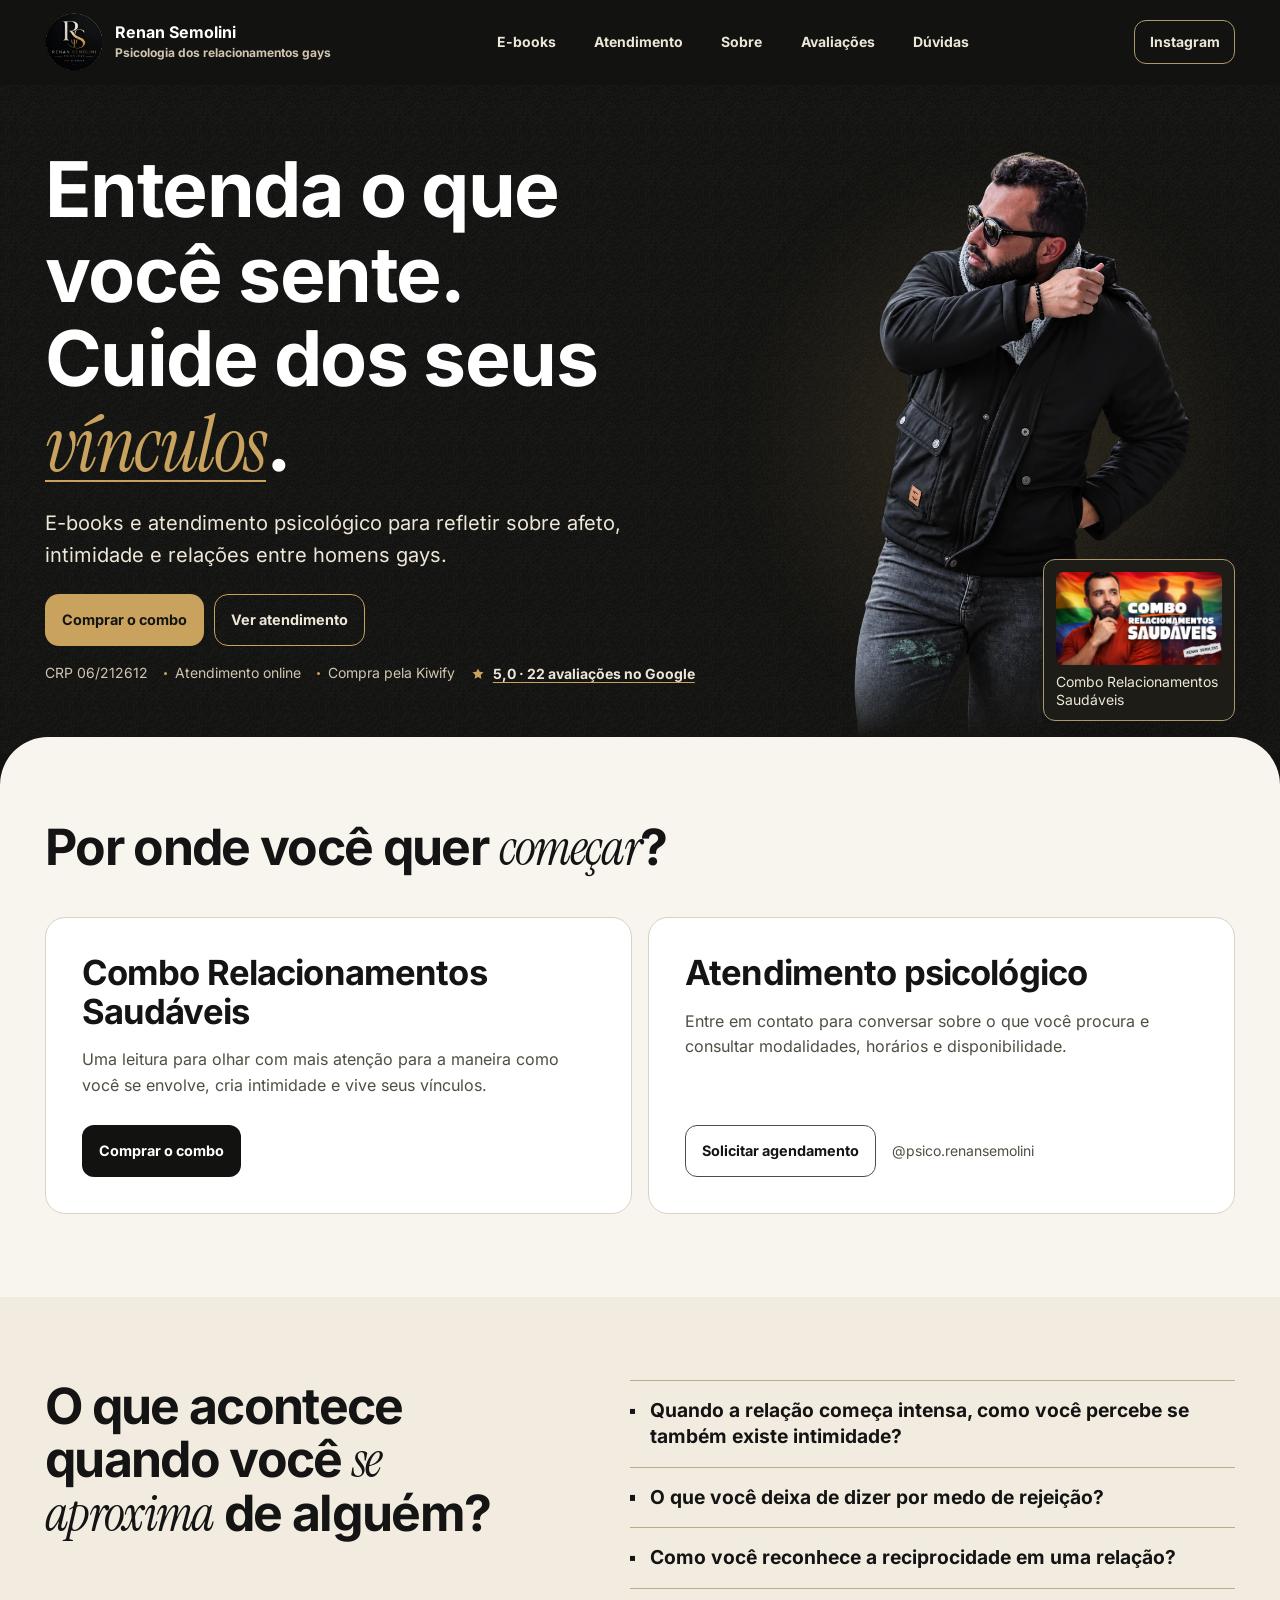
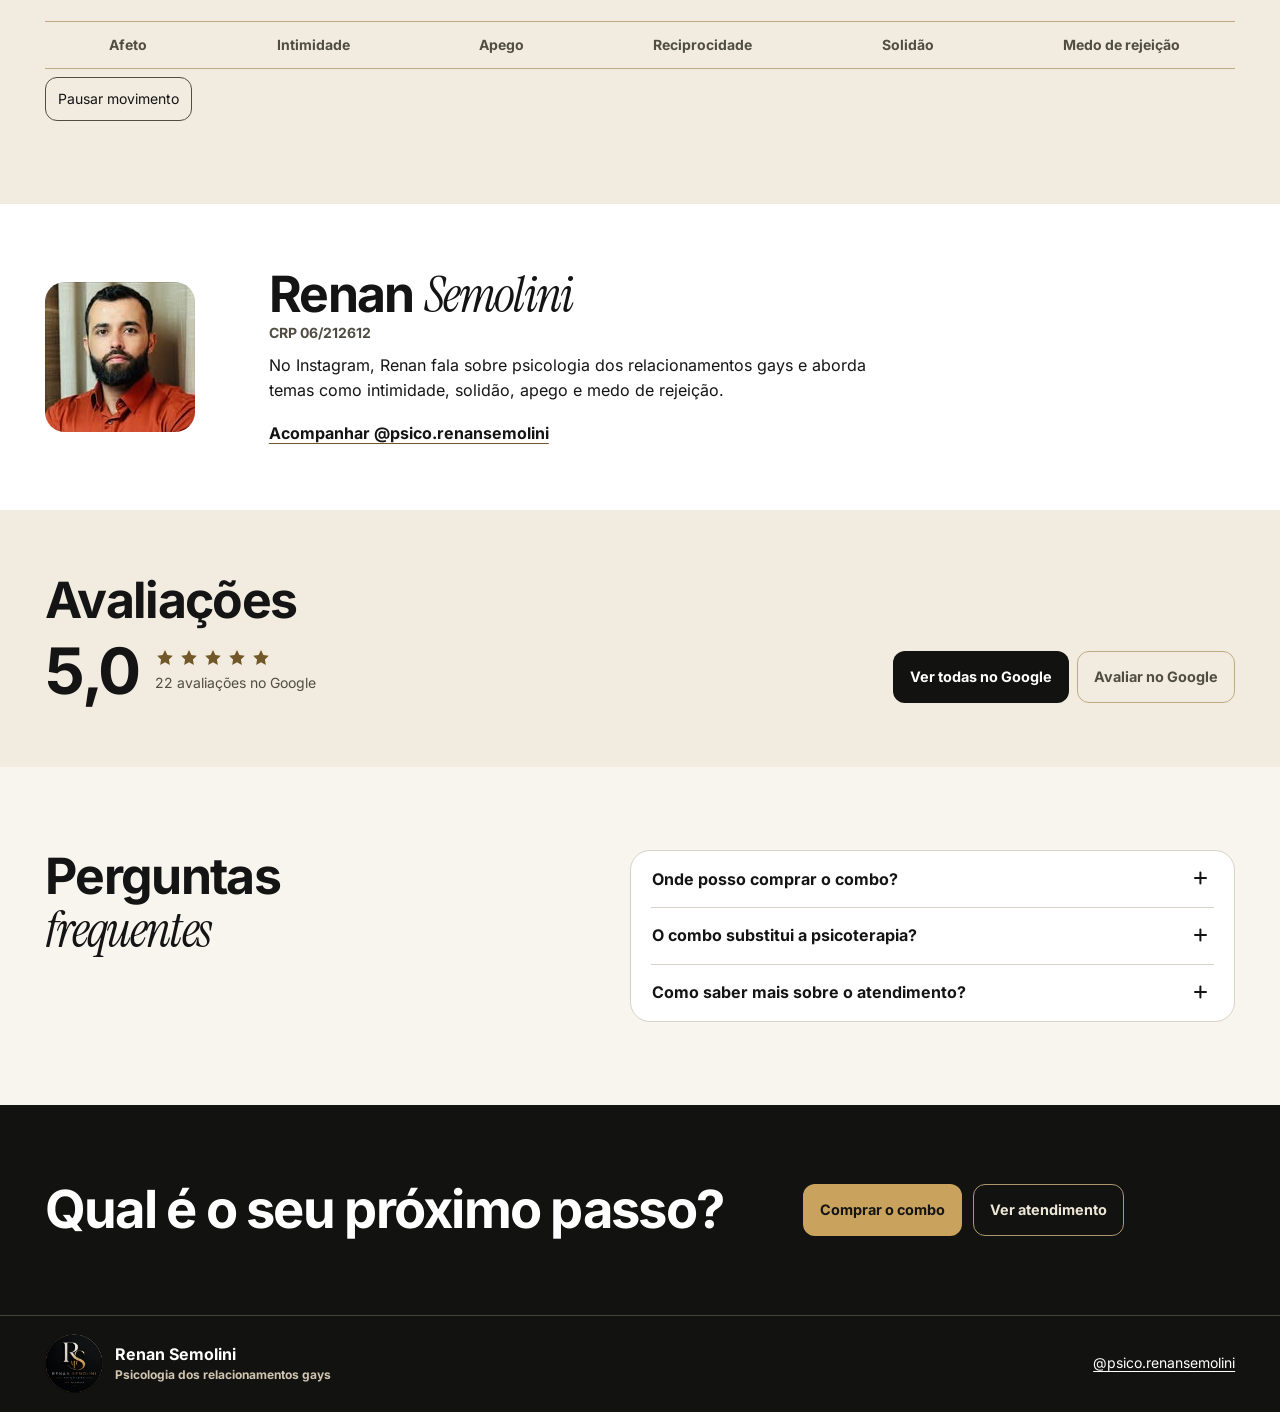
<file: index.html>
<!doctype html>
<html lang="pt-BR">
<head>
  <meta charset="utf-8">
  <meta name="viewport" content="width=device-width, initial-scale=1">
  <meta name="theme-color" content="#121210">
  <meta name="description" content="Renan Semolini fala sobre psicologia dos relacionamentos gays. Conheça o Combo Relacionamentos Saudáveis e saiba como conversar sobre atendimento psicológico.">
  <title>Renan Semolini | Psicologia dos relacionamentos gays</title>
  <meta property="og:title" content="Renan Semolini | Psicologia dos relacionamentos gays">
  <meta property="og:description" content="Renan Semolini fala sobre psicologia dos relacionamentos gays. Conheça o Combo Relacionamentos Saudáveis e saiba como conversar sobre atendimento psicológico.">
  <meta property="og:type" content="website">
  <link rel="preload" href="assets/inter-latin.woff2" as="font" type="font/woff2" crossorigin>
  <link rel="preload" href="assets/instrument-serif-italic.woff2" as="font" type="font/woff2" crossorigin>
  <link rel="icon" href="assets/logo-renan-192.webp" type="image/webp">
  <script>
    if (typeof window.HTMLDialogElement?.prototype.showModal === 'function') {
      document.documentElement.classList.add('navigation-ready');
    }
  </script>
  <link rel="stylesheet" href="styles.css?v=20261126.2">
  <script src="checkout.js" defer></script>
  <script src="site.js?v=20261126.2" defer></script>
  <script src="reviews.js" defer></script>
</head>
<body>
  <a class="skip" href="#conteudo">Pular para o conteúdo</a>
  <header class="site-header home-header">
    <div class="wrap header-inner">
      <a class="brand" href="#inicio">
        <picture class="brand-mark"><source type="image/webp" srcset="assets/logo-renan-192.webp"><img class="brand-logo" src="assets/logo-renan.png" alt="" width="640" height="640"></picture>
        <span>Renan Semolini<small>Psicologia dos relacionamentos gays</small></span>
      </a>
      <nav aria-label="Navegação principal">
        <a href="combo.html" data-track-campaign data-section="combo">E-books</a>
        <a href="agendamento.html" data-track-campaign data-section="atendimento">Atendimento</a>
        <a href="#sobre" data-section="sobre">Sobre</a>
        <a href="#avaliacoes" data-section="avaliacoes">Avaliações</a>
        <a href="#duvidas" data-section="duvidas">Dúvidas</a>
      </nav>
      <a class="header-profile" href="https://www.instagram.com/psico.renansemolini/">Instagram</a>
      <button class="mobile-menu-toggle" type="button" aria-controls="site-menu" aria-expanded="false">Menu</button>
    </div>
  </header>

  <dialog class="mobile-menu" id="site-menu" aria-labelledby="menu-title">
    <div class="mobile-menu-top">
      <h2 id="menu-title">Menu</h2>
      <button type="button" class="mobile-menu-close">Fechar</button>
    </div>
    <nav aria-label="Navegação móvel">
      <a href="combo.html" data-track-campaign data-section="combo">E-books</a>
      <a href="agendamento.html" data-track-campaign data-section="atendimento">Atendimento</a>
      <a href="#sobre" data-section="sobre">Sobre</a>
      <a href="#avaliacoes" data-section="avaliacoes">Avaliações</a>
      <a href="#duvidas" data-section="duvidas">Dúvidas</a>
      <a href="https://www.instagram.com/psico.renansemolini/">Instagram</a>
    </nav>
  </dialog>

  <main id="conteudo" tabindex="-1">
    <section class="hero hero-main" id="inicio" aria-labelledby="titulo">
      <div class="wrap hero-grid">
        <div class="hero-copy">
          <h1 id="titulo"><span class="headline-pair"><span class="headline-line"><span>Entenda o que</span></span> <span class="headline-line"><span>você sente.</span></span></span> <span class="headline-pair"><span class="headline-line"><span>Cuide dos seus</span></span> <span class="headline-line"><span><em class="display-accent">vínculos</em>.</span></span></span></h1>
          <p class="hero-intro">E-books e atendimento psicológico para refletir sobre afeto, intimidade e relações entre homens gays.</p>
          <div id="hero-actions" class="hero-actions">
            <span class="purchase-action">
              <a class="button button-gold" aria-describedby="compra-kiwify" data-track-campaign href="combo.html">Comprar o combo</a>
            </span>
            <a class="button button-outline" data-track-campaign href="agendamento.html">Ver atendimento</a>
          </div>
          <ul class="hero-trust" aria-label="Informações profissionais, de compra e avaliações">
            <li>CRP 06/212612</li>
            <li>Atendimento online</li>
            <li id="compra-kiwify">Compra pela Kiwify</li>
            <li class="hero-trust-review"><a href="#avaliacoes"><svg aria-hidden="true" width="14" height="14"><use href="#review-star"></use></svg>5,0 · 22 avaliações no Google</a></li>
          </ul>
        </div>
        <div class="hero-visual">
          <figure class="hero-portrait">
            <picture>
              <source type="image/webp" srcset="assets/renan-hero-recorte.webp">
              <img src="assets/renan-hero-recorte.png" alt="Renan Semolini de óculos escuros e jaqueta preta" width="1125" height="1398" fetchpriority="high">
            </picture>
          </figure>
          <figure class="hero-combo">
            <picture>
              <source type="image/webp" srcset="assets/combo-768.webp">
              <img src="assets/combo.png" alt="" width="1672" height="941">
            </picture>
            <figcaption>Combo Relacionamentos Saudáveis</figcaption>
          </figure>
        </div>
      </div>
    </section>

    <section class="paths home-paths" aria-labelledby="caminhos">
      <div class="wrap">
        <h2 id="caminhos" class="section-heading scroll-heading">Por onde você quer <em class="display-accent">começar</em>?</h2>
        <div class="path-grid">
          <article class="path" id="combo">
            <h3>Combo Relacionamentos Saudáveis</h3>
            <p>Uma leitura para olhar com mais atenção para a maneira como você se envolve, cria intimidade e vive seus vínculos.</p>
            <div class="path-actions">
              <a class="button button-dark" data-checkout href="https://pay.kiwify.com.br/s83Zjmq">Comprar o combo</a>
            </div>
          </article>
          <article class="path" id="atendimento">
            <h3>Atendimento psicológico</h3>
            <p>Entre em contato para conversar sobre o que você procura e consultar modalidades, horários e disponibilidade.</p>
            <div class="path-actions">
              <a class="button button-outline" href="agendamento.html" data-track-campaign>Solicitar agendamento</a>
              <small>@psico.renansemolini</small>
            </div>
          </article>
        </div>
      </div>
    </section>

    <section class="reflection" aria-labelledby="reflexao">
      <div class="wrap reflection-grid">
        <h2 id="reflexao">O que acontece quando você <em class="display-accent">se aproxima</em> de alguém?</h2>
        <ul class="questions">
          <li>Quando a relação começa intensa, como você percebe se também existe intimidade?</li>
          <li>O que você deixa de dizer por medo de rejeição?</li>
          <li>Como você reconhece a reciprocidade em uma relação?</li>
        </ul>
      </div>
      <div class="wrap themes" data-themes>
        <div class="theme-window">
          <div class="theme-track">
            <ul aria-label="Temas de relacionamento">
              <li>Afeto</li><li>Intimidade</li><li>Apego</li><li>Reciprocidade</li><li>Solidão</li><li>Medo de rejeição</li>
            </ul>
            <ul aria-hidden="true">
              <li>Afeto</li><li>Intimidade</li><li>Apego</li><li>Reciprocidade</li><li>Solidão</li><li>Medo de rejeição</li>
            </ul>
          </div>
        </div>
        <button class="theme-toggle" type="button" aria-pressed="false" hidden>Pausar movimento</button>
      </div>
    </section>

    <section class="about home-about" id="sobre" aria-labelledby="renan">
      <div class="wrap home-about-grid">
        <img class="about-portrait" src="assets/renan.jpg" alt="Retrato de Renan Semolini, de camisa terracota" width="150" height="150" loading="lazy">
        <div>
          <h2 id="renan">Renan <em class="display-accent">Semolini</em></h2>
          <p class="about-registration">CRP 06/212612</p>
          <p>No Instagram, Renan fala sobre psicologia dos relacionamentos gays e aborda temas como intimidade, solidão, apego e medo de rejeição.</p>
          <a class="text-link" href="https://www.instagram.com/psico.renansemolini/">Acompanhar @psico.renansemolini</a>
        </div>
      </div>
    </section>

    <section class="reviews" id="avaliacoes" aria-labelledby="reviews-title" tabindex="-1">
      <div class="wrap">
        <div class="reviews-overview">
          <div data-review-enter>
            <h2 id="reviews-title">Avaliações</h2>
            <div class="reviews-rating">
              <p class="reviews-score">5,0</p>
              <div>
                <span class="reviews-stars" role="img" aria-label="5 de 5 estrelas">
                  <svg aria-hidden="true" width="20" height="20"><symbol id="review-star" viewBox="0 0 24 24"><path fill="currentColor" d="m12 2.4 2.9 5.9 6.5.9-4.7 4.6 1.1 6.5-5.8-3.1-5.8 3.1 1.1-6.5-4.7-4.6 6.5-.9Z"/></symbol><use href="#review-star"></use></svg>
                  <svg aria-hidden="true" width="20" height="20"><use href="#review-star"></use></svg>
                  <svg aria-hidden="true" width="20" height="20"><use href="#review-star"></use></svg>
                  <svg aria-hidden="true" width="20" height="20"><use href="#review-star"></use></svg>
                  <svg aria-hidden="true" width="20" height="20"><use href="#review-star"></use></svg>
                </span>
                <p class="reviews-count">22 avaliações no Google</p>
              </div>
            </div>
          </div>
          <div class="reviews-actions" data-review-enter>
            <a class="button button-dark" data-google-review="read" href="https://www.google.com/maps/search/?api=1&amp;query=Renan+Semolini+Psic%C3%B3logo" target="_blank" rel="noopener">Ver todas no Google</a>
            <a class="button button-outline" data-google-review="write" role="link" aria-disabled="true" target="_blank" rel="noopener">Avaliar no Google</a>
          </div>
        </div>
        <ul class="reviews-list" aria-label="Textos das avaliações" hidden></ul>
        <template id="review-card-template">
          <li class="review-card" data-review-enter>
            <div class="review-card-header">
              <strong data-review-author></strong>
              <time></time>
            </div>
            <span class="reviews-stars" role="img"></span>
            <p data-review-text></p>
          </li>
        </template>
      </div>
    </section>

    <section class="faq home-faq" id="duvidas" aria-labelledby="faq-title">
      <div class="wrap faq-grid">
        <h2 id="faq-title">Perguntas <em class="display-accent">frequentes</em></h2>
        <div>
          <details>
            <summary>Onde posso comprar o combo?</summary>
            <p>A compra é feita na Kiwify. Consulte o preço e as condições no <a data-checkout href="https://pay.kiwify.com.br/s83Zjmq">checkout do combo</a>.</p>
          </details>
          <details>
            <summary>O combo substitui a psicoterapia?</summary>
            <p>O combo é um material de leitura e reflexão. A psicoterapia é um acompanhamento profissional.</p>
          </details>
          <details>
            <summary>Como saber mais sobre o atendimento?</summary>
            <p>Abra o <a href="https://www.instagram.com/psico.renansemolini/">perfil do Renan no Instagram</a> para enviar uma mensagem e perguntar sobre a disponibilidade.</p>
          </details>
        </div>
      </div>
    </section>

    <section class="closing" aria-labelledby="proximo-passo">
      <div class="wrap closing-inner">
        <h2 id="proximo-passo">Qual é o seu próximo passo?</h2>
        <div class="hero-actions">
          <a class="button button-gold" data-track-campaign href="combo.html">Comprar o combo</a>
          <a class="button button-outline" data-track-campaign href="agendamento.html">Ver atendimento</a>
        </div>
      </div>
    </section>
  </main>

  <footer>
    <div class="wrap footer-inner">
      <a class="brand" href="#inicio">
        <picture class="brand-mark"><source type="image/webp" srcset="assets/logo-renan-192.webp"><img class="brand-logo" src="assets/logo-renan.png" alt="" width="640" height="640"></picture>
        <span>Renan Semolini<small>Psicologia dos relacionamentos gays</small></span>
      </a>
      <a href="https://www.instagram.com/psico.renansemolini/">@psico.renansemolini</a>
    </div>
  </footer>
</body>
</html>
</file>
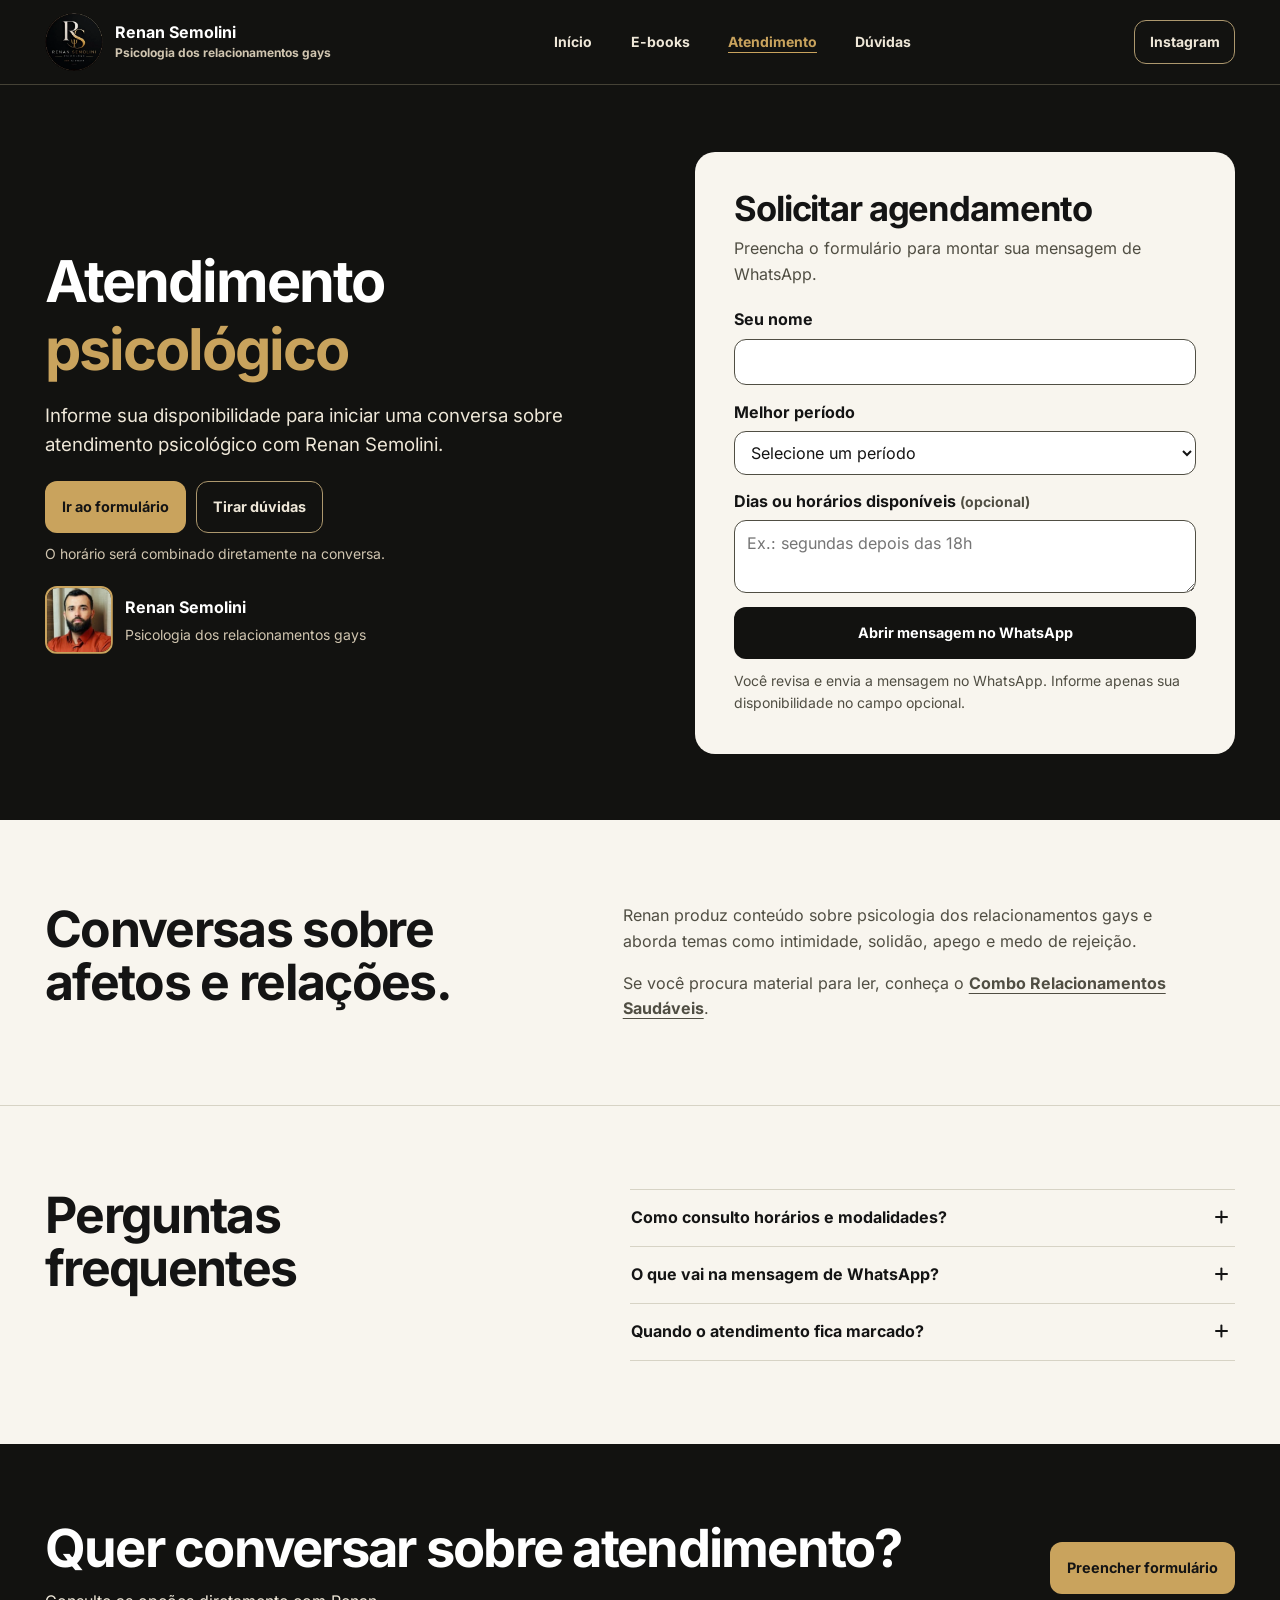
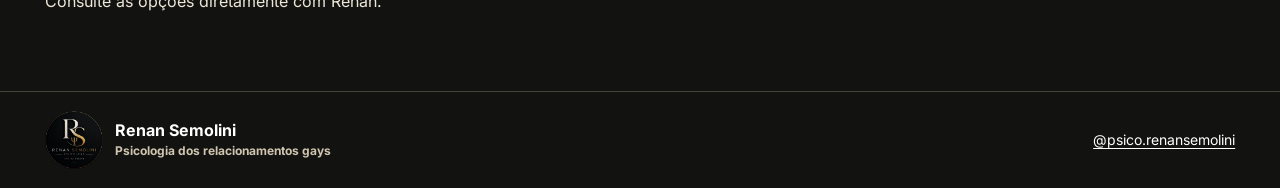
<file: agendamento.html>
<!doctype html>
<html lang="pt-BR">
<head>
  <meta charset="utf-8">
  <meta name="viewport" content="width=device-width, initial-scale=1">
  <meta name="theme-color" content="#121210">
  <meta name="description" content="Prepare uma mensagem para consultar horários e disponibilidade de atendimento psicológico com Renan Semolini.">
  <title>Atendimento psicológico | Renan Semolini</title>
  <meta property="og:title" content="Atendimento psicológico | Renan Semolini">
  <meta property="og:description" content="Prepare uma mensagem para consultar horários e disponibilidade de atendimento psicológico com Renan Semolini.">
  <meta property="og:type" content="website">
  <link rel="preload" href="assets/inter-latin.woff2" as="font" type="font/woff2" crossorigin>
  <link rel="icon" href="assets/logo-renan-192.webp" type="image/webp">
  <link rel="stylesheet" href="styles.css">
  <script src="checkout.js" defer></script>
  <script src="agendamento.js" defer></script>
</head>
<body class="detail-page">
  <a class="skip" href="#conteudo">Pular para o conteúdo</a>
  <header class="site-header">
    <div class="wrap header-inner">
      <a class="brand" href="index.html" data-track-campaign>
        <picture class="brand-mark"><source type="image/webp" srcset="assets/logo-renan-192.webp"><img class="brand-logo" src="assets/logo-renan.png" alt="" width="640" height="640"></picture>
        <span>Renan Semolini<small>Psicologia dos relacionamentos gays</small></span>
      </a>
      <nav aria-label="Navegação principal">
        <a href="index.html" data-track-campaign>Início</a>
        <a href="combo.html" data-track-campaign>E-books</a>
        <a href="agendamento.html" data-track-campaign aria-current="page">Atendimento</a>
        <a href="#duvidas">Dúvidas</a>
      </nav>
      <a class="header-profile" href="https://www.instagram.com/psico.renansemolini/">Instagram</a>
    </div>
  </header>

  <main id="conteudo" tabindex="-1">
    <section class="hero detail-hero" aria-labelledby="titulo">
      <div class="wrap hero-grid">
        <div class="hero-copy">
          <h1 id="titulo"><span class="headline-line"><span>Atendimento</span></span> <em class="headline-line"><span>psicológico</span></em></h1>
          <p class="hero-intro">Informe sua disponibilidade para iniciar uma conversa sobre atendimento psicológico com Renan Semolini.</p>
          <div class="hero-actions detail-actions">
            <a class="button button-gold" href="#solicitar">Ir ao formulário</a>
            <a class="button button-outline" href="#duvidas">Tirar dúvidas</a>
          </div>
          <p class="checkout-provider detail-note">O horário será combinado diretamente na conversa.</p>
          <figure class="portrait-byline">
            <img class="portrait-photo" src="assets/renan.jpg" alt="Retrato de Renan Semolini, de camisa terracota" width="150" height="150">
            <figcaption>
              <strong>Renan Semolini</strong>
              <span>Psicologia dos relacionamentos gays</span>
            </figcaption>
          </figure>
        </div>
        <section class="contact-panel" id="solicitar" aria-labelledby="primeiro-contato">
          <h2 id="primeiro-contato">Solicitar agendamento</h2>
          <p class="contact-intro">Preencha o formulário para montar sua mensagem de WhatsApp.</p>
          <form class="booking-form" id="whatsapp-agendamento" data-whatsapp-number="5518998205447" aria-describedby="envio-whatsapp" hidden>
            <div class="booking-field">
              <label for="booking-name">Seu nome</label>
              <input id="booking-name" name="nome" autocomplete="name" maxlength="80" required>
            </div>
            <div class="booking-field">
              <label for="booking-period">Melhor período</label>
              <select id="booking-period" name="periodo" required>
                <option value="" selected disabled>Selecione um período</option>
                <option>Manhã</option>
                <option>Tarde</option>
                <option>Noite</option>
                <option>Sem preferência</option>
              </select>
            </div>
            <div class="booking-field">
              <label for="booking-availability">Dias ou horários disponíveis <span>(opcional)</span></label>
              <textarea id="booking-availability" name="disponibilidade" rows="2" maxlength="140" placeholder="Ex.: segundas depois das 18h"></textarea>
            </div>
            <button class="button button-dark" type="submit">Abrir mensagem no WhatsApp</button>
            <p class="booking-note" id="envio-whatsapp">Você revisa e envia a mensagem no WhatsApp. <span id="booking-recipient" hidden>Selecione o contato do Renan para enviar.</span> Informe apenas sua disponibilidade no campo opcional.</p>
          </form>
          <noscript><p class="booking-note">Ative o JavaScript para montar a mensagem ou <a href="https://www.instagram.com/psico.renansemolini/">entre em contato pelo Instagram</a>.</p></noscript>
        </section>
      </div>
    </section>

    <section class="detail-content paths" aria-labelledby="vinculos">
      <div class="wrap detail-columns">
        <h2 id="vinculos" class="scroll-heading">Conversas sobre afetos e relações.</h2>
        <div class="detail-prose">
          <p>Renan produz conteúdo sobre psicologia dos relacionamentos gays e aborda temas como intimidade, solidão, apego e medo de rejeição.</p>
          <p>Se você procura material para ler, conheça o <a href="combo.html" data-track-campaign>Combo Relacionamentos Saudáveis</a>.</p>
        </div>
      </div>
    </section>

    <section class="faq" id="duvidas" aria-labelledby="faq-title">
      <div class="wrap faq-grid">
        <h2 id="faq-title">Perguntas frequentes</h2>
        <div>
          <details>
            <summary>Como consulto horários e modalidades?</summary>
            <p>Use o <a href="#solicitar">formulário de agendamento</a> para preparar sua mensagem de WhatsApp. Você também pode consultar as opções pelo <a href="https://www.instagram.com/psico.renansemolini/">Instagram do Renan</a>.</p>
          </details>
          <details>
            <summary>O que vai na mensagem de WhatsApp?</summary>
            <p>A mensagem inclui seu nome, o período escolhido e os dias ou horários que você informar.</p>
          </details>
          <details>
            <summary>Quando o atendimento fica marcado?</summary>
            <p>O horário fica combinado após a confirmação direta na conversa.</p>
          </details>
        </div>
      </div>
    </section>

    <section class="closing" aria-labelledby="proximo-passo">
      <div class="wrap detail-closing">
        <div>
          <h2 id="proximo-passo">Quer conversar sobre atendimento?</h2>
          <p>Consulte as opções diretamente com Renan.</p>
        </div>
        <a class="button button-gold" href="#solicitar">Preencher formulário</a>
      </div>
    </section>
  </main>

  <footer>
    <div class="wrap footer-inner">
      <a class="brand" href="index.html" data-track-campaign>
        <picture class="brand-mark"><source type="image/webp" srcset="assets/logo-renan-192.webp"><img class="brand-logo" src="assets/logo-renan.png" alt="" width="640" height="640"></picture>
        <span>Renan Semolini<small>Psicologia dos relacionamentos gays</small></span>
      </a>
      <a href="https://www.instagram.com/psico.renansemolini/">@psico.renansemolini</a>
    </div>
  </footer>
</body>
</html>
</file>
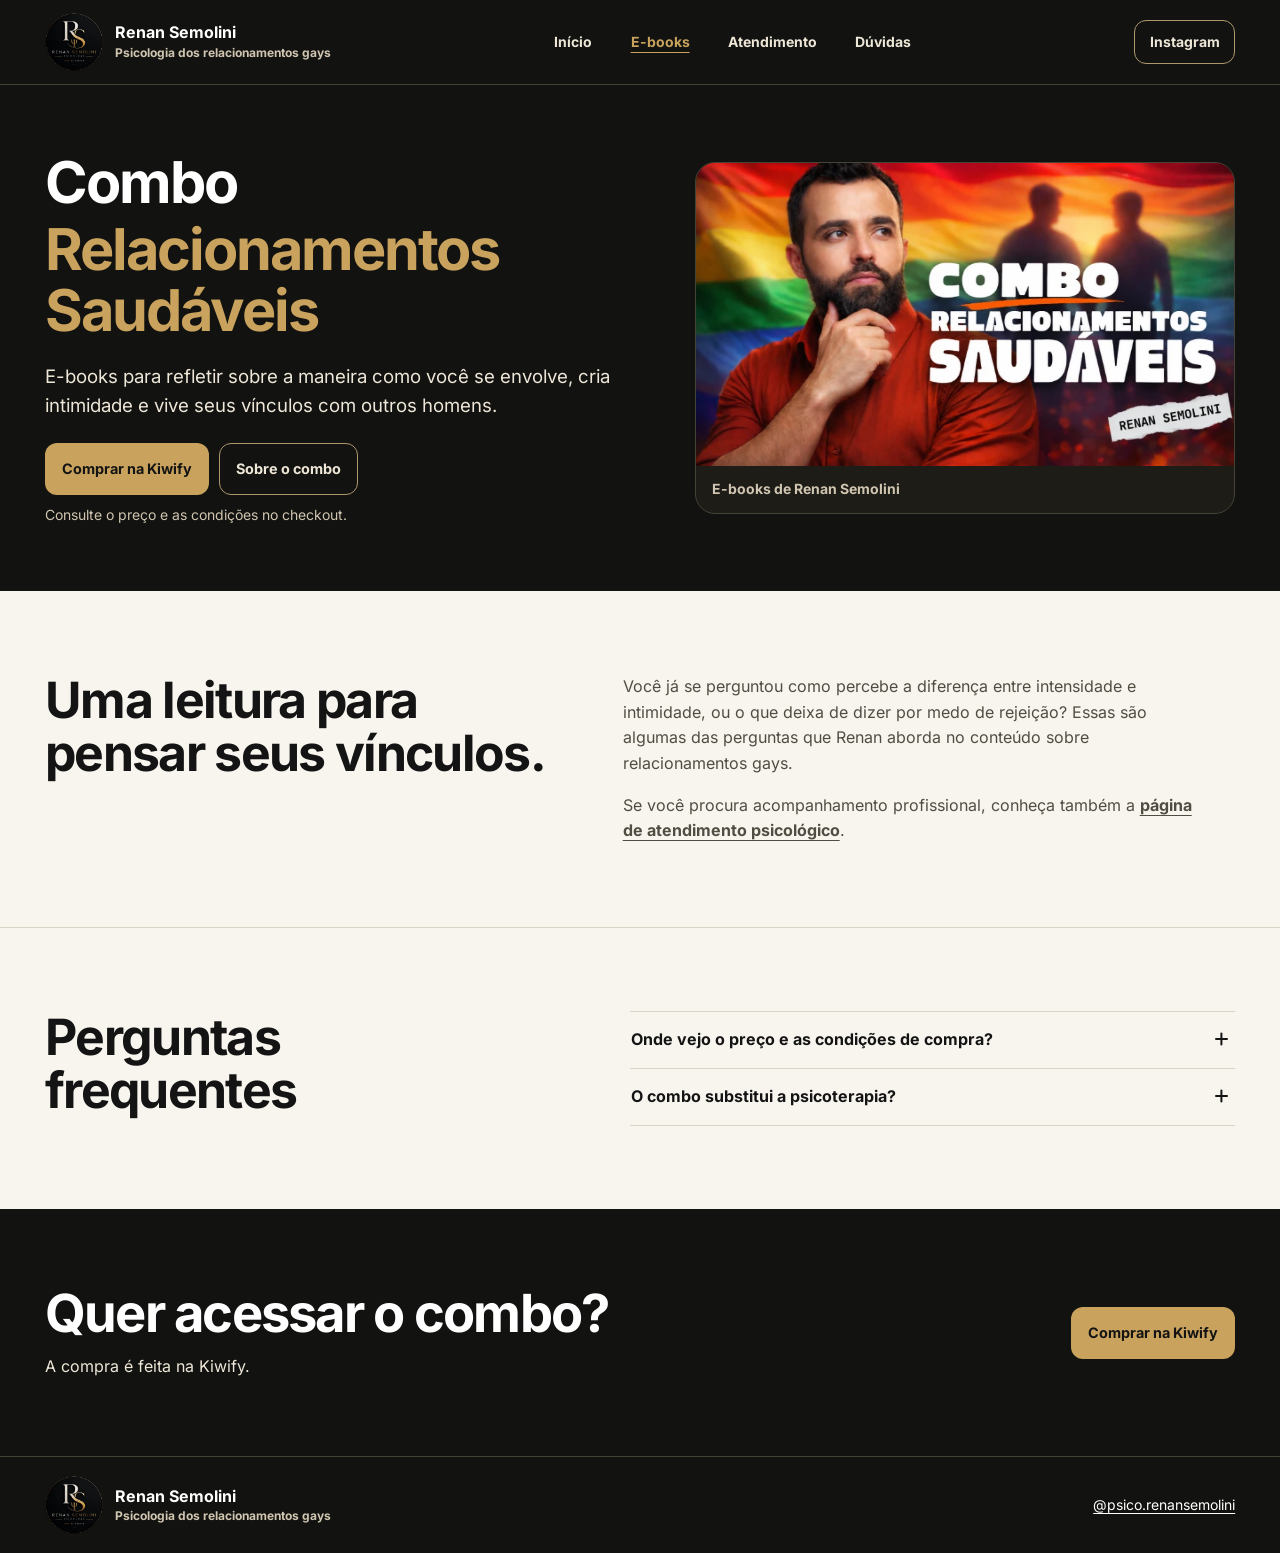
<file: combo.html>
<!doctype html>
<html lang="pt-BR">
<head>
  <meta charset="utf-8">
  <meta name="viewport" content="width=device-width, initial-scale=1">
  <meta name="theme-color" content="#121210">
  <meta name="description" content="Conheça o Combo Relacionamentos Saudáveis de Renan Semolini e consulte as condições de compra na Kiwify.">
  <title>Combo Relacionamentos Saudáveis | Renan Semolini</title>
  <meta property="og:title" content="Combo Relacionamentos Saudáveis | Renan Semolini">
  <meta property="og:description" content="Conheça o Combo Relacionamentos Saudáveis de Renan Semolini e consulte as condições de compra na Kiwify.">
  <meta property="og:type" content="website">
  <link rel="preload" href="assets/inter-latin.woff2" as="font" type="font/woff2" crossorigin>
  <link rel="icon" href="assets/logo-renan-192.webp" type="image/webp">
  <link rel="stylesheet" href="styles.css">
  <script src="checkout.js" defer></script>
</head>
<body class="detail-page">
  <a class="skip" href="#conteudo">Pular para o conteúdo</a>
  <header class="site-header">
    <div class="wrap header-inner">
      <a class="brand" href="index.html" data-track-campaign>
        <picture class="brand-mark"><source type="image/webp" srcset="assets/logo-renan-192.webp"><img class="brand-logo" src="assets/logo-renan.png" alt="" width="640" height="640"></picture>
        <span>Renan Semolini<small>Psicologia dos relacionamentos gays</small></span>
      </a>
      <nav aria-label="Navegação principal">
        <a href="index.html" data-track-campaign>Início</a>
        <a href="combo.html" data-track-campaign aria-current="page">E-books</a>
        <a href="agendamento.html" data-track-campaign>Atendimento</a>
        <a href="#duvidas">Dúvidas</a>
      </nav>
      <a class="header-profile" href="https://www.instagram.com/psico.renansemolini/">Instagram</a>
    </div>
  </header>

  <main id="conteudo" tabindex="-1">
    <section class="hero detail-hero" aria-labelledby="titulo">
      <div class="wrap hero-grid">
        <div class="hero-copy">
          <h1 id="titulo"><span class="headline-line"><span>Combo</span></span> <em class="headline-line"><span>Relacionamentos Saudáveis</span></em></h1>
          <p class="hero-intro">E-books para refletir sobre a maneira como você se envolve, cria intimidade e vive seus vínculos com outros homens.</p>
          <div class="hero-actions detail-actions">
            <a class="button button-gold" href="https://pay.kiwify.com.br/s83Zjmq" data-checkout aria-describedby="condicoes-compra">Comprar na Kiwify</a>
            <a class="button button-outline" href="#sobre-combo">Sobre o combo</a>
          </div>
          <p class="checkout-provider detail-note" id="condicoes-compra">Consulte o preço e as condições no checkout.</p>
        </div>
        <figure class="hero-media detail-cover">
          <picture class="cover-frame">
            <source type="image/webp" srcset="assets/combo-768.webp 768w, assets/combo-1280.webp 1280w" sizes="(max-width: 34rem) calc(100vw - 2rem), (max-width: 50rem) 32rem, (max-width: 82rem) 43vw, 35rem">
            <img src="assets/combo.png" alt="Arte oficial do Combo Relacionamentos Saudáveis, com retrato de Renan Semolini sobre as cores da bandeira do orgulho" width="1672" height="941" fetchpriority="high">
          </picture>
          <figcaption>E-books de Renan Semolini</figcaption>
        </figure>
      </div>
    </section>

    <section class="detail-content paths" id="sobre-combo" aria-labelledby="leitura">
      <div class="wrap detail-columns">
        <h2 id="leitura" class="scroll-heading">Uma leitura para pensar seus vínculos.</h2>
        <div class="detail-prose">
          <p>Você já se perguntou como percebe a diferença entre intensidade e intimidade, ou o que deixa de dizer por medo de rejeição? Essas são algumas das perguntas que Renan aborda no conteúdo sobre relacionamentos gays.</p>
          <p>Se você procura acompanhamento profissional, conheça também a <a href="agendamento.html" data-track-campaign>página de atendimento psicológico</a>.</p>
        </div>
      </div>
    </section>

    <section class="faq" id="duvidas" aria-labelledby="faq-title">
      <div class="wrap faq-grid">
        <h2 id="faq-title">Perguntas frequentes</h2>
        <div>
          <details>
            <summary>Onde vejo o preço e as condições de compra?</summary>
            <p>Essas informações estão disponíveis no <a href="https://pay.kiwify.com.br/s83Zjmq" data-checkout>checkout da Kiwify</a>.</p>
          </details>
          <details>
            <summary>O combo substitui a psicoterapia?</summary>
            <p>O combo é um material de leitura e reflexão. A psicoterapia é um acompanhamento profissional.</p>
          </details>
        </div>
      </div>
    </section>

    <section class="closing" aria-labelledby="proximo-passo">
      <div class="wrap detail-closing">
        <div>
          <h2 id="proximo-passo">Quer acessar o combo?</h2>
          <p>A compra é feita na Kiwify.</p>
        </div>
        <a class="button button-gold" href="https://pay.kiwify.com.br/s83Zjmq" data-checkout>Comprar na Kiwify</a>
      </div>
    </section>
  </main>

  <footer>
    <div class="wrap footer-inner">
      <a class="brand" href="index.html" data-track-campaign>
        <picture class="brand-mark"><source type="image/webp" srcset="assets/logo-renan-192.webp"><img class="brand-logo" src="assets/logo-renan.png" alt="" width="640" height="640"></picture>
        <span>Renan Semolini<small>Psicologia dos relacionamentos gays</small></span>
      </a>
      <a href="https://www.instagram.com/psico.renansemolini/">@psico.renansemolini</a>
    </div>
  </footer>
</body>
</html>
</file>
<file: styles.css>
@font-face {
  font-family: Inter;
  font-style: normal;
  font-weight: 400 700;
  font-display: swap;
  src: url('assets/inter-latin.woff2') format('woff2');
  unicode-range: U+0000-00FF, U+0131, U+0152-0153, U+02BB-02BC, U+02C6, U+02DA, U+02DC, U+0304, U+0308, U+0329, U+2000-206F, U+20AC, U+2122, U+2191, U+2193, U+2212, U+2215, U+FEFF, U+FFFD;
}

@font-face {
  font-family: 'Instrument Serif';
  font-style: italic;
  font-weight: 400;
  font-display: swap;
  src: url('assets/instrument-serif-italic.woff2') format('woff2');
}

:root {
  color-scheme: light;
  --ink: #141414;
  --bg: #121210;
  --paper: #fff;
  --gold: #c9a35d;
  --cream: #f8f5ee;
  --surface-reflection: #f2ebdf;
  --surface-target: #efe2cc;
  --muted: #504e43;
  --dark-text: #eee7d8;
  --text-muted: #d0c5b0;
  --line: #d7d3c5;
  --dark-line: #454236;
  --surface: #1d1c17;
  --gold-soft: rgb(201 163 93 / 16%);
  --radius-sm: 12px;
  --radius-md: 20px;
  --radius-lg: 28px;
  --radius-cover: var(--radius-md);
  --radius-control: var(--radius-sm);
  --space-1: .25rem;
  --space-2: .5rem;
  --space-3: .75rem;
  --space-4: 1rem;
  --space-5: 1.25rem;
  --space-6: 1.5rem;
  --space-7: 1.75rem;
  --space-8: 2rem;
  --space-9: 2.25rem;
  --space-10: 2.5rem;
  --space-11: 2.75rem;
  --space-12: 3rem;
  --shadow-soft: 0 12px 36px rgb(0 0 0 / 12%);
  --shadow-gold: 0 12px 30px var(--gold-soft);
  --type-note: .875rem;
  --dur-fast: 200ms;
  --dur-base: 600ms;
  --dur-slow: 900ms;
  --speed-control: var(--dur-fast);
  --line-warm: #beab85;
  --line-control-dark: #ad986e;
  --focus-light: #725729;
  --link-accent: #725729;
  --action-hover: #dfbf7a;
  --action-pressed: #b89550;
  --dark-action-hover: #3d3725;
  --dark-action-pressed: #292518;
  --ease-out: cubic-bezier(.22, 1, .36, 1);
  --type: Inter, system-ui, sans-serif;
  --type-accent: 'Instrument Serif', Georgia, serif;
  --type-hero: clamp(2.75rem, 5vw, 4.5rem);
  --type-section: clamp(2rem, 3.9vw, 3.5rem);
  --type-offer: clamp(1.55rem, 2.7vw, 2.35rem);
  --type-intro: clamp(1.0625rem, 1.45vw, 1.25rem);
  --weight-display: 700;
  --weight-heading: 700;
  --leading-display: 1.06;
  --space-section: clamp(3.25rem, 6.5vw, 5.75rem);
  --space-section-compact: clamp(2.65rem, 5vw, 4.25rem);
  --space-hero: clamp(2.65rem, 5.2vw, 4.65rem);
  --space-hero-gap: clamp(2rem, 5.2vw, 4.85rem);
  --space-copy-gap: clamp(.9rem, 1.3vw, 1.2rem);
  accent-color: var(--gold);
}

* { box-sizing: border-box; }
html { scroll-padding-top: 1.5rem; }
body { margin: 0; background: var(--bg); color: var(--ink); font: 400 1rem/1.6 var(--type); }
h1, h2, h3, p, figure { margin: 0; }
h1, h2, h3 { text-wrap: balance; }
a { color: inherit; }
img { display: block; max-width: 100%; }
::selection { background: var(--gold); color: var(--ink); }
a:focus-visible, summary:focus-visible { outline: 3px solid var(--focus-light); outline-offset: 5px; }
.skip:focus-visible, .site-header a:focus-visible, .hero a:focus-visible, .closing a:focus-visible, footer a:focus-visible { outline-color: var(--gold); }
.wrap { width: min(100% - clamp(2rem, 7vw, 6rem), 75rem); margin-inline: auto; }
.skip { position: absolute; z-index: 2; left: .75rem; top: .75rem; background: var(--paper); color: var(--ink); padding: .65rem 1rem; transform: translateY(-220%); }
.skip:focus { transform: translateY(0); }

.site-header { color: white; border-bottom: 1px solid var(--dark-line); }
.home-header {
  position: sticky;
  top: 0;
  z-index: 5;
  border-bottom-color: transparent;
  background: var(--bg);
}
.home-header.is-compact {
  border-bottom-color: var(--dark-line);
  background: color-mix(in srgb, var(--bg) 80%, transparent);
  backdrop-filter: blur(10px);
}
.home-header.is-compact .header-inner { min-height: 4rem; }
.home-header.is-compact .brand-logo { width: 2.65rem; }
.home-header [aria-current="location"], .mobile-menu [aria-current="location"] {
  color: var(--gold);
  text-decoration: underline;
  text-underline-offset: .35em;
}
.home-header ~ main :is(#sobre, #avaliacoes, #duvidas, #combo, #atendimento) { scroll-margin-top: 4.5rem; }
.mobile-menu-toggle { display: none; }
.mobile-menu {
  width: min(calc(100% - 2rem), 24rem);
  max-height: calc(100% - 2rem);
  padding: var(--space-5);
  border: 1px solid var(--line-control-dark);
  border-radius: var(--radius-md);
  background: var(--bg);
  color: var(--paper);
}
.mobile-menu::backdrop { background: rgb(0 0 0 / 66%); }
.mobile-menu-top { display: flex; align-items: center; justify-content: space-between; gap: var(--space-3); }
.mobile-menu h2 { font-size: 1.5rem; }
.mobile-menu nav { display: grid; gap: 0; margin-top: var(--space-4); }
.mobile-menu nav a { border-top: 1px solid var(--dark-line); min-height: 3rem; }
.mobile-menu-close, .mobile-menu-toggle {
  min-height: 44px;
  padding-inline: var(--space-3);
  border: 1px solid var(--line-control-dark);
  border-radius: var(--radius-sm);
  background: var(--bg);
  color: var(--paper);
  font: inherit;
  font-weight: 700;
  cursor: pointer;
}
.mobile-menu :focus-visible, .mobile-menu-toggle:focus-visible { outline: 2px solid var(--gold); outline-offset: 3px; }
.skip { z-index: 6; }
@media (prefers-reduced-motion: no-preference) {
  .home-header .header-inner { transition: min-height 300ms var(--ease-out); }
  .home-header .brand-logo { transition: width 300ms var(--ease-out); }
}
@media (max-width: 45rem) {
  .navigation-ready .home-header .header-inner { flex-direction: row; justify-content: space-between; align-items: center; gap: var(--space-2); }
  .navigation-ready .home-header .brand { min-width: 0; flex-shrink: 1; }
  .navigation-ready .home-header .brand > span { min-width: 0; }
  .navigation-ready .home-header .header-inner > nav { display: none; }
  .navigation-ready .home-header .mobile-menu-toggle { display: inline-flex; align-items: center; }
  .home-header .brand small { max-width: 24ch; }
}
.header-inner, .footer-inner { min-height: 5.25rem; display: flex; align-items: center; justify-content: space-between; gap: 1.25rem; }
.brand { flex-shrink: 0; display: inline-flex; align-items: center; gap: var(--space-3); font-weight: 700; line-height: 1.2; text-decoration: none; }
.brand small { display: block; margin-top: .22rem; color: var(--text-muted); font-size: .75rem; font-weight: 700; }
.brand-logo {
  width: clamp(3rem, 5vw, 3.65rem);
  height: auto;
  aspect-ratio: 1;
  flex: none;
  border-radius: 50%;
  object-fit: contain;
}
.brand-mark { flex: none; }
nav { display: flex; flex-wrap: wrap; align-items: center; gap: .1rem clamp(1rem, 3vw, 2.6rem); }
nav a, .header-profile { display: inline-flex; align-items: center; min-height: 2.75rem; color: var(--dark-text); font-size: .875rem; font-weight: 700; text-decoration: none; }
nav a:hover, .header-profile:hover { color: var(--gold); }
.header-profile { border: 1px solid var(--line-control-dark); padding-inline: .9rem; border-radius: var(--radius-control); }

.hero {
  overflow: clip;
  color: var(--paper);
  background: var(--bg);
}
.hero-grid {
  display: grid;
  grid-template-columns: minmax(0, 1.08fr) minmax(0, 1fr);
  gap: var(--space-hero-gap);
  align-items: center;
  padding-block: var(--space-hero);
}
.hero-copy { position: relative; z-index: 1; }
h1 {
  font-size: var(--type-hero);
  font-weight: var(--weight-display);
  letter-spacing: -.035em;
  line-height: var(--leading-display);
}
.headline-line { display: block; overflow: clip; padding-bottom: .075em; }
.headline-line span { display: block; }
h1 em { margin-top: .035em; color: var(--gold); font-style: normal; }
.hero-main h1 { font-size: clamp(2.5rem, 6vw, 5rem); line-height: 1.02; letter-spacing: -.02em; }
.display-accent { font-family: var(--type-accent); font-style: italic; font-weight: 400; }
.hero-main h1 .display-accent { display: inline-block; margin: 0; font-style: italic; }
.hero-main .hero-intro { max-width: 52ch; font-size: clamp(1.125rem, 1.6vw, 1.25rem); line-height: 1.6; }
.hero-main .hero-grid {
  position: relative;
  grid-template-columns: repeat(12, minmax(0, 1fr));
  gap: var(--space-6);
  padding-block: clamp(var(--space-9), 4.1vw, 4rem) var(--hero-bottom-space);
}
.hero-main {
  --hero-bottom-space: clamp(var(--space-9), 4.1vw, 4rem);
  position: relative;
  isolation: isolate;
}
.hero-main::before {
  content: '';
  position: absolute;
  inset: 0;
  pointer-events: none;
  opacity: .035;
  background-image: url('assets/grain.png');
}
.hero-main + .paths {
  position: relative;
  margin-top: calc(-1 * var(--space-4));
  border-radius: clamp(32px, 4vw, 48px) clamp(32px, 4vw, 48px) 0 0;
}
.hero-main .hero-copy { grid-column: span 7; }
.hero-visual {
  position: relative;
  isolation: isolate;
  grid-column: span 5;
  align-self: end;
  min-width: 0;
  margin-block-end: calc(var(--space-4) - var(--hero-bottom-space));
}
.hero-visual::before {
  content: '';
  position: absolute;
  z-index: -1;
  inset: 6% 0;
  background: radial-gradient(ellipse, var(--gold-soft), transparent 75%);
  filter: blur(28px);
  pointer-events: none;
}
.hero-portrait {
  width: min(100%, 30rem);
  aspect-ratio: 4 / 5;
  border-radius: var(--radius-lg);
  overflow: hidden;
}
.hero-portrait picture {
  display: block;
  width: 100%;
  height: 100%;
}
.hero-portrait img {
  width: 100%;
  height: 100%;
  object-fit: contain;
  object-position: center bottom;
  --portrait-mask: linear-gradient(to bottom, #000 0 87%, transparent 100%);
  -webkit-mask-image: var(--portrait-mask);
  mask-image: var(--portrait-mask);
}
.hero-combo {
  position: absolute;
  right: 0;
  bottom: var(--space-4);
  width: clamp(8.75rem, 16vw, 12rem);
  padding: var(--space-3);
  border: 1px solid var(--line-control-dark);
  border-radius: var(--radius-sm);
  background: var(--surface);
  box-shadow: var(--shadow-soft);
}
.hero-combo img { width: 100%; height: auto; border-radius: var(--space-2); }
.hero-combo figcaption { margin-top: var(--space-2); color: var(--dark-text); font-size: var(--type-note); line-height: 1.25; }
.hero-trust {
  display: flex;
  flex-wrap: wrap;
  gap: var(--space-1) var(--space-4);
  list-style: none;
  margin: var(--space-4) 0 0;
  padding: 0;
  color: var(--text-muted);
  font-size: var(--type-note);
}
.hero-trust li + li::before { content: ''; display: inline-block; vertical-align: middle; width: 3px; height: 3px; margin-right: var(--space-2); border-radius: 50%; background: var(--gold); }
.hero-trust .hero-trust-review::before { content: none; }
.hero-trust-review a {
  display: inline-flex;
  min-height: 1.5rem;
  align-items: center;
  gap: var(--space-2);
  color: var(--dark-text);
  font-weight: 700;
  text-decoration-color: var(--gold);
  text-underline-offset: .24em;
}
.hero-trust-review :is(svg, a:hover) { color: var(--gold); }
.hero-main .button { border-radius: 14px; }
.hero-main .button-outline { border-color: var(--gold); }
.hero-main .button:focus-visible { outline-width: 2px; }
.hero-intro { max-width: 49ch; margin-top: var(--space-copy-gap); color: var(--dark-text); font-size: var(--type-intro); line-height: 1.55; }
.hero-actions { display: flex; flex-wrap: wrap; gap: .65rem; }
.hero-copy .hero-actions {
  display: grid;
  grid-template-columns: repeat(2, minmax(0, max-content));
  align-items: start;
  margin-top: clamp(1.15rem, 1.8vw, 1.55rem);
}
.purchase-action { display: grid; gap: .45rem; }
.checkout-provider { color: var(--text-muted); font-size: var(--type-note); line-height: 1.4; }
.button {
  min-height: 3.25rem;
  display: inline-flex;
  align-items: center;
  justify-content: center;
  border: 1px solid transparent;
  border-radius: var(--radius-control);
  padding: .68rem 1rem;
  text-align: center;
  text-decoration: none;
  font-size: .9rem;
  font-weight: 700;
  line-height: 1.25;
  transition: background-color var(--speed-control) ease, color var(--speed-control) ease, transform var(--speed-control) var(--ease-out);
}
.button-gold { background: var(--gold); color: var(--ink); }
.button-gold:hover { background: var(--action-hover); }
.button-gold:active { background: var(--action-pressed); }
.button-dark { background: var(--bg); color: white; }
.button-dark:hover { background: var(--dark-action-hover); }
.button-dark:active { background: var(--dark-action-pressed); }
.button-outline {
  --outline-color: var(--dark-text);
  --outline-border: var(--line-control-dark);
  --outline-hover: var(--dark-action-hover);
  --outline-pressed: var(--dark-action-pressed);
  color: var(--outline-color);
  border-color: var(--outline-border);
}
.button-outline:hover { background: var(--outline-hover); }
.button-outline:active { background: var(--outline-pressed); }
.paths .button-outline {
  --outline-color: var(--ink);
  --outline-border: var(--muted);
  --outline-hover: var(--surface-reflection);
  --outline-pressed: var(--surface-target);
}
.button:active { transform: translateY(1px); }
@media (hover: hover) {
  .button:hover { transform: translateY(-2px); }
  .button:active { transform: translateY(1px); }
}

.hero-media {
  min-width: 0;
  overflow: hidden;
  border: 1px solid var(--dark-line);
  border-radius: var(--radius-cover);
  background: var(--surface);
}
.cover-frame { display: block; }
.cover-frame img { width: 100%; height: auto; }
.hero-media figcaption {
  padding: .75rem 1rem;
  color: var(--text-muted);
  font-size: var(--type-note);
  font-weight: 700;
}

.portrait-byline {
  display: grid;
  align-items: center;
  grid-template-columns: auto minmax(0, 1fr);
}
.portrait-photo {
  width: clamp(5rem, 13vw, 9.375rem);
  height: auto;
  aspect-ratio: 1;
  object-fit: cover;
  border: 2px solid var(--gold);
  border-radius: var(--radius-control);
}
.portrait-byline strong { display: block; color: var(--paper); }
.portrait-byline figcaption span {
  display: block;
  margin-top: .3rem;
  color: var(--text-muted);
  font-size: var(--type-note);
  line-height: 1.4;
}
.portrait-byline { justify-content: start; gap: .75rem; margin-top: 1.4rem; }
.portrait-byline .portrait-photo { width: 4.25rem; }

h2 {
  font-size: var(--type-section);
  font-weight: var(--weight-heading);
  letter-spacing: -.033em;
  line-height: var(--leading-display);
}
.paths, .reflection, .about, .faq { padding-block: var(--space-section); }
.paths { background: var(--cream); }
.section-heading { max-width: 24ch; margin-bottom: clamp(1.4rem, 3.4vw, 2.65rem); }
.path-grid { display: grid; grid-template-columns: repeat(2, minmax(0, 1fr)); border-block: 1px solid var(--line); }
.path {
  display: flex;
  flex-direction: column;
  align-items: flex-start;
  min-width: 0;
  padding-block: clamp(1.45rem, 3vw, 2.45rem);
  padding-inline: clamp(1rem, 3vw, 2.45rem);
  transition: background-color 220ms ease;
}
.path:first-child { border-right: 1px solid var(--line); }
.path:focus-within, .path:target { background: var(--surface-target); }
.path h3 { max-width: 21ch; font-size: var(--type-offer); font-weight: var(--weight-heading); letter-spacing: -.025em; line-height: 1.12; }
.path > p { max-width: 40ch; margin-top: 1rem; color: var(--muted); }
.path-actions { display: flex; flex-wrap: wrap; align-items: center; gap: .75rem 1rem; margin-top: auto; padding-top: 1.65rem; }
.path-actions small { color: var(--muted); font-size: var(--type-note); overflow-wrap: anywhere; }

.home-paths .path-grid { gap: var(--space-4); border: 0; }
.home-paths .path {
  position: relative;
  isolation: isolate;
  padding: clamp(var(--space-5), 3vw, var(--space-9));
  border: 1px solid var(--line);
  border-radius: var(--radius-md);
  background: var(--paper);
}
.home-paths .path:focus-within, .home-paths .path:target { border-color: var(--focus-light); }
.home-paths .path > p { max-width: 48ch; }
.home-about-grid {
  display: grid;
  grid-template-columns: minmax(0, 11rem) minmax(0, 40rem);
  align-items: center;
  gap: clamp(var(--space-5), 6vw, var(--space-12));
}
.about-portrait {
  width: min(100%, 9.375rem);
  height: auto;
  aspect-ratio: 1;
  object-fit: cover;
  border-radius: var(--radius-md);
}
.about-registration { color: var(--muted); font-size: var(--type-note); font-weight: 700; }
.home-about-grid .about-registration + p { margin-top: var(--space-2); }
.home-faq .faq-grid > div {
  padding-inline: var(--space-5);
  border: 1px solid var(--line);
  border-radius: var(--radius-md);
  background: var(--paper);
}
.home-faq details:first-child { border-top: 0; }
.home-faq details:last-child { border-bottom: 0; }

.reflection { background: var(--surface-reflection); }
.reflection-grid, .faq-grid, .about-grid { display: grid; grid-template-columns: minmax(0, .9fr) minmax(0, 1.1fr); align-items: start; gap: clamp(1.6rem, 7vw, 7rem); }
.reflection h2 { max-width: 19ch; }
.questions { padding: 0; margin: 0; list-style: none; }
.questions li {
  display: grid;
  grid-template-columns: .4rem minmax(0, 1fr);
  align-items: baseline;
  gap: .85rem;
  padding-block: 1.05rem;
  border-top: 1px solid var(--line-warm);
  font-size: clamp(1rem, 1.6vw, 1.2rem);
  font-weight: 700;
  line-height: 1.35;
}
.questions li::before { content: ''; width: .32rem; height: .32rem; background: currentColor; transform: translateY(-.16em); }
.questions li:last-child { border-bottom: 1px solid var(--line-warm); }
.about { background: var(--paper); padding-block: var(--space-section-compact); }
.about-grid { align-items: baseline; }
.about-grid h2 { max-width: 11ch; }
.about-grid p { max-width: 47ch; font-size: clamp(1rem, 1.45vw, 1.15rem); }
.text-link, .faq details a { font-weight: 700; text-decoration-color: var(--link-accent); text-underline-offset: .24em; overflow-wrap: anywhere; }
.text-link { display: inline-block; margin-top: 1.05rem; }
.text-link:hover, .faq details a:hover { text-decoration-thickness: 2px; }

.reviews { padding-block: var(--space-section-compact); background: var(--surface-reflection); }
.reviews-overview { display: flex; flex-wrap: wrap; align-items: end; justify-content: space-between; gap: var(--space-5) var(--space-8); }
.reviews-rating { display: flex; flex-wrap: wrap; align-items: center; gap: var(--space-2) var(--space-4); margin-top: var(--space-3); }
.reviews-score { font-size: var(--type-hero); font-weight: var(--weight-display); letter-spacing: -.035em; line-height: 1; }
.reviews-stars { display: flex; gap: var(--space-1); color: var(--link-accent); }
.reviews-count, .review-card time { color: var(--muted); font-size: var(--type-note); }
.reviews-count { margin-top: var(--space-1); }
.reviews-actions { display: flex; flex-wrap: wrap; gap: var(--space-2); }
.reviews-actions .button-outline {
  --outline-color: var(--ink);
  --outline-border: var(--muted);
  --outline-hover: var(--surface-target);
  --outline-pressed: var(--line);
}
.reviews-actions [aria-disabled="true"] {
  background: transparent;
  border-color: var(--line-warm);
  color: var(--muted);
  cursor: default;
  transform: none;
}
.reviews-list:not([hidden]) {
  display: grid;
  grid-template-columns: repeat(3, minmax(0, 1fr));
  gap: var(--space-4);
  margin: var(--space-8) 0 0;
  padding: 0;
  list-style: none;
}
.reviews-list:focus-visible { outline: 3px solid var(--focus-light); outline-offset: 4px; }
.review-card {
  min-width: 0;
  padding: var(--space-5);
  border: 1px solid var(--line);
  border-radius: var(--radius-sm);
  background: var(--paper);
  overflow-wrap: anywhere;
}
.review-card-header { display: flex; flex-wrap: wrap; align-items: baseline; justify-content: space-between; gap: var(--space-1) var(--space-3); }
.review-card .reviews-stars { margin-block: var(--space-2) var(--space-3); }
.review-star-unfilled use { opacity: .24; }

@media (max-width: 48rem) {
  .reviews-list:not([hidden]) {
    grid-template-columns: none;
    grid-auto-flow: column;
    grid-auto-columns: min(86%, 22rem);
    padding-block-end: var(--space-3);
    overflow-x: auto;
    scroll-snap-type: x mandatory;
    scrollbar-color: var(--focus-light) var(--surface-reflection);
  }
  .review-card { scroll-snap-align: start; }
}

@media (prefers-reduced-motion: no-preference) {
  .reviews-entered { animation: reviews-in 420ms var(--ease-out) var(--reviews-delay, 0ms) both; }
  .reviews-entered:focus-within { animation: none; }
  .reviews-actions, .review-card:nth-child(3n + 2) { --reviews-delay: 70ms; }
  .review-card:nth-child(3n) { --reviews-delay: 140ms; }

  @keyframes reviews-in {
    from { opacity: 0; transform: translateY(24px); }
    to { opacity: 1; transform: translateY(0); }
  }
}

.faq { background: var(--cream); }
.faq h2 { max-width: 12ch; }
details { border-top: 1px solid var(--line); }
details:last-child { border-bottom: 1px solid var(--line); }
summary { position: relative; min-height: 3.3rem; list-style: none; cursor: pointer; padding: .95rem 2.3rem .95rem .05rem; font-weight: 700; }
summary::-webkit-details-marker { display: none; }
summary::before, summary::after {
  content: '';
  position: absolute;
  right: .45rem;
  top: 1.62rem;
  width: .8rem;
  height: 2px;
  border-radius: 1px;
  background: currentColor;
  pointer-events: none;
}
summary::after { transform: rotate(90deg); transition: transform 220ms var(--ease-out); }
details[open] summary::after { transform: rotate(0); }
summary:hover, summary:active { color: var(--link-accent); }
details p { padding: 0 1.3rem 1rem .05rem; color: var(--muted); }

.closing { padding-block: clamp(2.75rem, 6vw, 5rem); background: var(--bg); color: var(--paper); }
.closing-inner { display: grid; grid-template-columns: minmax(0, 1fr) minmax(19rem, 27rem); gap: 1.35rem; align-items: center; }
.closing h2 { font-size: clamp(2rem, 4.1vw, 3.9rem); }
footer { color: white; border-top: 1px solid var(--dark-line); }
.footer-inner { min-height: 6rem; padding-block: 1rem; }
.footer-inner > a:last-child { font-size: var(--type-note); text-underline-offset: .22em; }

@media (prefers-reduced-motion: no-preference) {
  html { scroll-behavior: smooth; }
  .headline-line span { animation: headline-in 480ms var(--ease-out) both; }
  h1 em span { animation-delay: 60ms; }
  .hero-intro { animation: hero-content-in 480ms var(--ease-out) 95ms both; }
  .portrait-photo { animation: portrait-in 640ms var(--ease-out) 105ms both; }
  .detail-cover, .contact-panel { animation: hero-content-in 540ms var(--ease-out) 105ms both; }
  .contact-panel:focus-within { animation: none; }
  details[open] p { animation: answer-in 180ms var(--ease-out) both; }
}

@keyframes headline-in {
  from { opacity: .85; transform: translateY(.2em); }
  to { opacity: 1; transform: translateY(0); }
}

@keyframes hero-content-in {
  from { opacity: .84; transform: translateY(.65rem); }
  to { opacity: 1; transform: translateY(0); }
}

@keyframes portrait-in {
  from { clip-path: inset(0 14% 0 0); }
  to { clip-path: inset(0); }
}

@supports (animation-timeline: view()) {
  @media (prefers-reduced-motion: no-preference) {
    .scroll-heading {
      animation: hero-content-in linear both;
      animation-timeline: view();
      animation-range: entry 0% cover 23%;
    }
  }
}

@keyframes answer-in {
  from { opacity: .82; transform: translateY(-.12rem); }
  to { opacity: 1; transform: translateY(0); }
}

@media (max-width: 60rem) {
  .header-profile { display: none; }
  :root { --type-hero: clamp(2.65rem, 5.8vw, 3.65rem); }
}

@media (45rem < width <= 60rem) {
  .path-actions {
    display: grid;
    grid-template-rows: auto minmax(1.4rem, auto);
    justify-items: start;
    gap: .45rem;
  }
}

@media (max-width: 50rem) {
  .hero-grid { grid-template-columns: minmax(0, 1fr); gap: 1.8rem; }
  .hero-main .hero-grid { grid-template-columns: minmax(0, 1fr); gap: var(--space-7); }
  .hero-main .hero-copy, .hero-visual { grid-column: auto; }
  .hero-visual { width: min(100%, 29rem); }
  .hero-copy { max-width: 36rem; }
  .hero-media { max-width: 32rem; }
  .reflection-grid, .about-grid, .faq-grid { grid-template-columns: minmax(0, 1fr); gap: 1.35rem; }
  .reflection h2, .about-grid h2, .faq h2 { max-width: 23ch; }
}

@media (max-width: 45rem) {
  .header-inner { flex-direction: column; align-items: flex-start; justify-content: center; gap: .45rem; padding-block: .65rem .4rem; }
  nav { column-gap: clamp(.65rem, 4vw, 1.45rem); }
  .path-grid, .closing-inner { grid-template-columns: minmax(0, 1fr); }
  .hero-grid { gap: 1.55rem; padding-block: 2.1rem 2.25rem; }
  .hero-main { --hero-bottom-space: var(--space-8); }
  .hero-main .hero-grid { padding-block-start: var(--space-9); }
  .hero-trust { column-gap: var(--space-2); }
  .hero-copy .hero-actions { grid-template-columns: repeat(2, minmax(0, 1fr)); }
  :root { --type-hero: clamp(2.6rem, 10vw, 3.6rem); }
  .hero-actions .button { flex: 1 1 auto; padding-inline: .65rem; }
  .path { padding-inline: .35rem; }
  .home-about-grid { grid-template-columns: minmax(0, 1fr); }
  .about-portrait { width: 7.5rem; }
  .path:first-child { border-right: 0; border-bottom: 1px solid var(--line); }
  .about-grid, .faq-grid { gap: 1.15rem; }
  .faq h2 { max-width: none; }
  .footer-inner { flex-wrap: wrap; gap: .95rem; }
}

@media (max-width: 23rem) {
  .hero-actions .button { padding-inline: .5rem; }
  nav a { font-size: .83rem; }
  :root { --type-hero: clamp(2rem, 10.5vw, 2.6rem); }
}

@media (max-width: 21rem) {
  .hero-copy .hero-actions { grid-template-columns: minmax(0, 1fr); }
}

@media (prefers-reduced-motion: reduce) {
  .button, .path, summary::after { transition: none; }
  .button:hover, .button:active { transform: none; }
}

nav [aria-current="page"] { color: var(--gold); text-decoration: underline; text-underline-offset: .35em; }

.detail-hero h1 { font-size: clamp(2.05rem, 4.5vw, 4.15rem); }
.detail-actions { margin-top: clamp(1.15rem, 1.8vw, 1.55rem); }
.detail-note { margin-top: .65rem; }
.detail-content { padding-block: var(--space-section); }
.detail-page .faq { border-block-start: 1px solid var(--line); }
.detail-columns {
  display: grid;
  grid-template-columns: minmax(0, .9fr) minmax(0, 1.1fr);
  gap: clamp(1.5rem, 6vw, 5rem);
  align-items: start;
}
.detail-columns h2 { max-width: 18ch; }
.detail-prose { max-width: 58ch; color: var(--muted); }
.detail-prose p + p { margin-top: 1rem; }
.detail-prose a { font-weight: 700; text-underline-offset: .22em; }
.detail-closing { display: flex; flex-wrap: wrap; align-items: center; justify-content: space-between; gap: 1.5rem 2.5rem; }
.detail-closing p { margin-top: .75rem; color: var(--dark-text); }

.contact-panel {
  min-width: 0;
  padding: clamp(1.15rem, 3.3vw, 2.45rem);
  border-radius: var(--radius-cover);
  background: var(--cream);
  color: var(--ink);
}
.contact-panel h2 { font-size: var(--type-offer); }
.contact-intro { margin-top: .55rem; color: var(--muted); }
.booking-form { margin-top: 1.25rem; }
.booking-field { display: grid; gap: .35rem; margin-bottom: .9rem; }
.booking-field label { font-weight: 700; }
.booking-field label span { color: var(--muted); font-size: var(--type-note); font-weight: 700; }
.booking-field :is(input, select, textarea) {
  width: 100%;
  min-width: 0;
  min-height: 2.75rem;
  padding: .6rem .75rem;
  border: 1px solid var(--muted);
  border-radius: var(--radius-control);
  background: var(--paper);
  color: var(--ink);
  font: inherit;
}
.booking-field textarea { resize: vertical; }
.booking-form .button { width: 100%; cursor: pointer; font-family: inherit; }
.booking-note { margin-top: .65rem; color: var(--muted); font-size: var(--type-note); }
.hero .contact-panel :is(a, input, select, textarea, button):focus-visible {
  outline: 3px solid var(--focus-light);
  outline-offset: 3px;
}

@media (max-width: 50rem) {
  .detail-hero h1 { font-size: clamp(1.95rem, 8.6vw, 3.1rem); }
  .detail-hero .contact-panel { width: 100%; max-width: 36rem; }
  .detail-columns { grid-template-columns: minmax(0, 1fr); }
}

.headline-pair { display: block; }
.hero-main h1 .headline-line { padding-bottom: .08em; }
.hero-main h1 .display-accent { position: relative; }
.hero-main h1 .display-accent::after {
  content: '';
  position: absolute;
  inset: auto 0 .025em;
  height: .024em;
  background: currentColor;
  transform-origin: left center;
}
.themes { margin-top: var(--space-8); }
.theme-window { overflow: clip; border-block: 1px solid var(--line-warm); }
.theme-track ul {
  display: flex;
  flex-wrap: wrap;
  align-items: center;
  gap: var(--space-2) var(--space-6);
  padding: var(--space-3) 0;
  margin: 0;
  list-style: none;
  color: var(--muted);
  background: var(--surface-reflection);
  font-size: var(--type-note);
  font-weight: 700;
}
.theme-track [aria-hidden] { display: none; }
.theme-toggle {
  min-height: 44px;
  margin-top: var(--space-2);
  padding-inline: var(--space-3);
  border: 1px solid var(--muted);
  border-radius: var(--radius-sm);
  color: var(--ink);
  background: transparent;
  font: inherit;
  font-size: var(--type-note);
  cursor: pointer;
}
.theme-toggle:focus-visible { outline: 2px solid var(--focus-light); outline-offset: 3px; }

@media (45rem < width <= 50rem) {
  .hero-main h1 .headline-line { display: inline-block; vertical-align: top; }
}
@media (prefers-reduced-motion: no-preference) {
  .hero-main .headline-line > span { animation: masked-line var(--dur-base) var(--ease-out) both; }
  .hero-main .headline-pair:first-child .headline-line:nth-child(2) > span { animation-delay: 80ms; }
  .hero-main .headline-pair:nth-child(2) .headline-line > span { animation-delay: 160ms; }
  .hero-main .headline-pair:nth-child(2) .headline-line:nth-child(2) > span { animation-delay: 240ms; }
  .hero-main h1 .display-accent::after { animation: draw-accent 700ms var(--ease-out) 840ms both; }
  .hero-main .hero-intro, .hero-main .hero-actions, .hero-main .hero-visual {
    animation: emerge var(--dur-base) var(--ease-out) both;
  }
  .hero-main .hero-intro { animation-delay: 280ms; }
  .hero-main .hero-actions { animation-delay: 380ms; }
  .hero-main .hero-visual { animation-delay: 480ms; animation-duration: var(--dur-slow); }
  .hero-main .hero-actions:focus-within { animation: none; }
  .reveal-fallback { animation: emerge var(--dur-base) var(--ease-out) both; }
  .themes[data-motion="on"] .theme-track {
    display: flex;
    width: max-content;
    animation: travel-themes 52s linear infinite;
    animation-play-state: paused;
  }
  .themes[data-motion="on"][data-visible="true"]:not([data-paused="true"]) .theme-track { animation-play-state: running; }
  .themes[data-motion="on"] .theme-window:hover .theme-track { animation-play-state: paused !important; }
  .themes[data-motion="on"] .theme-track ul {
    display: flex;
    flex-wrap: nowrap;
    justify-content: space-around;
    min-width: min(75rem, calc(100vw - 2rem));
    padding-inline: var(--space-3);
    white-space: nowrap;
  }
  @supports (animation-timeline: view()) {
    [data-reveal]:not(.reveal-complete) {
      animation: section-enter linear both;
      animation-timeline: view();
      animation-range: entry 10% cover 30%;
    }
  }
  @supports selector(details::details-content) {
    .home-faq details { interpolate-size: allow-keywords; }
    .home-faq details::details-content {
      block-size: 0;
      overflow: clip;
      transition: block-size .25s var(--ease-out), content-visibility .25s allow-discrete;
    }
    .home-faq details[open]::details-content { block-size: auto; }
  }
}

@media (prefers-reduced-motion: no-preference) {
  .hero-visual {
    --figure-scroll-y: -40px;
    --figure-scroll-scale: 1.05;
    --figure-scroll-opacity: .55;
    --combo-scroll-y: -90px;
    --combo-scroll-rotation: -2deg;
    --glow-scroll-scale: 1.35;
    --glow-scroll-opacity: .4;
  }

  @media (max-width: 768px) {
    .hero-visual {
      --figure-scroll-y: -16px;
      --figure-scroll-scale: 1.02;
      --figure-scroll-opacity: .82;
      --combo-scroll-y: -36px;
      --combo-scroll-rotation: -.8deg;
      --glow-scroll-scale: 1.14;
      --glow-scroll-opacity: .76;
    }
  }

  @supports (animation-timeline: scroll(root block)) and (animation-range: 0px 70vh) {
    .hero-visual:not(.scroll-parallax-fallback) > .hero-portrait,
    .hero-visual:not(.scroll-parallax-fallback) > .hero-combo,
    .hero-visual:not(.scroll-parallax-fallback)::before {
      animation-duration: auto;
      animation-timing-function: linear;
      animation-fill-mode: both;
      animation-timeline: scroll(root block);
      animation-range: 0px 70vh;
    }
    .hero-visual:not(.scroll-parallax-fallback) > .hero-portrait { animation-name: figure-scroll; }
    .hero-visual:not(.scroll-parallax-fallback) > .hero-combo { animation-name: combo-scroll; }
    .hero-visual:not(.scroll-parallax-fallback)::before { animation-name: gold-glow-scroll; }
  }

  .scroll-parallax-fallback .hero-portrait {
    translate: 0 calc(var(--hero-scroll-progress, 0) * var(--figure-scroll-y));
    scale: calc(1 + var(--hero-scroll-progress, 0) * (var(--figure-scroll-scale) - 1));
    opacity: calc(1 + var(--hero-scroll-progress, 0) * (var(--figure-scroll-opacity) - 1));
  }
  .scroll-parallax-fallback .hero-combo {
    translate: 0 calc(var(--hero-scroll-progress, 0) * var(--combo-scroll-y));
    rotate: calc(var(--hero-scroll-progress, 0) * var(--combo-scroll-rotation));
  }
  .scroll-parallax-fallback::before {
    scale: calc(1 + var(--hero-scroll-progress, 0) * (var(--glow-scroll-scale) - 1));
    opacity: calc(1 + var(--hero-scroll-progress, 0) * (var(--glow-scroll-opacity) - 1));
  }

  @keyframes figure-scroll {
    from { translate: 0 0; scale: 1; opacity: 1; }
    to { translate: 0 var(--figure-scroll-y); scale: var(--figure-scroll-scale); opacity: var(--figure-scroll-opacity); }
  }
  @keyframes combo-scroll {
    from { translate: 0 0; rotate: 0deg; }
    to { translate: 0 var(--combo-scroll-y); rotate: var(--combo-scroll-rotation); }
  }
  @keyframes gold-glow-scroll {
    from { scale: 1; opacity: 1; }
    to { scale: var(--glow-scroll-scale); opacity: var(--glow-scroll-opacity); }
  }
}
@media (prefers-reduced-motion: no-preference) and (hover: hover) and (pointer: fine) {
  .home-paths .path {
    transition: transform .25s var(--ease-out), border-color .25s ease, box-shadow .25s ease;
  }
  .home-paths .path:hover { transform: translateY(-4px); border-color: var(--gold); box-shadow: var(--shadow-gold); }
  .home-paths .path::before {
    content: '';
    position: absolute;
    z-index: -1;
    inset: 0;
    border-radius: inherit;
    opacity: 0;
    background: radial-gradient(circle 130px at var(--mx, 50%) var(--my, 50%), var(--gold-soft), transparent);
    pointer-events: none;
    transition: opacity .25s ease;
  }
  .home-paths .path:hover::before { opacity: 1; }
  .hero-main .button-gold:hover { transform: translate(var(--button-x, 0px), var(--button-y, 0px)); }
  .hero-main .button-gold:active { transform: translateY(1px); }
}
@keyframes masked-line { from { transform: translateY(110%); } to { transform: translateY(0); } }
@keyframes draw-accent { from { transform: scaleX(0); } to { transform: scaleX(1); } }
@keyframes emerge { from { opacity: .82; transform: translateY(24px); } to { opacity: 1; transform: translateY(0); } }
@keyframes section-enter { from { opacity: .85; transform: translateY(18px); } to { opacity: 1; transform: translateY(0); } }
@keyframes travel-themes { to { transform: translateX(-50%); } }
</file>
